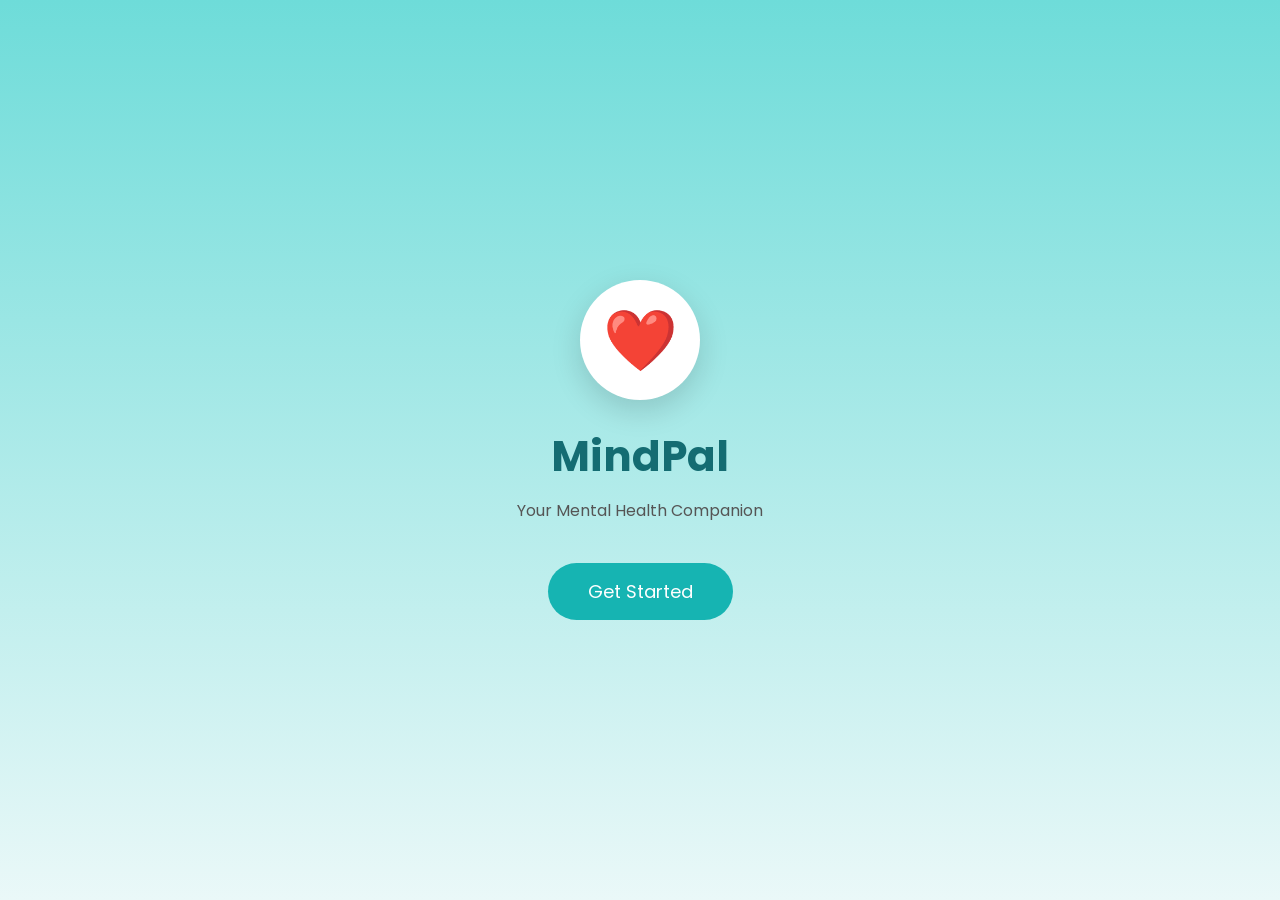
<file: index.html>
<!DOCTYPE html>
<html lang="en">
<head>
<meta charset="UTF-8">
<meta name="viewport" content="width=device-width, initial-scale=1.0">
<title>MindPal</title>
<link rel="preconnect" href="https://fonts.googleapis.com">
<link rel="preconnect" href="https://fonts.gstatic.com" crossorigin>
<link href="https://fonts.googleapis.com/css2?family=Poppins:wght@300;400;500;600;700&display=swap" rel="stylesheet">
<link rel="stylesheet" href="style.css">
</head>
<body>
<div id="splash">
    <div class="logo">❤️</div>
    <h1>MindPal</h1>
    <p>Your Mental Health Companion</p>
    <button id="startBtn">Get Started</button>
</div>
<script src="script.js"></script>
<script src="translations.js"></script>
<script src="script.js"></script>
<script src="language.js"></script>
<script src="home.js"></script>
<script src="mood.js"></script>
<script src="chat.js"></script>
<script src="appointment.js"></script>
<script src="emergency.js"></script>
</body>
</html>
</file>
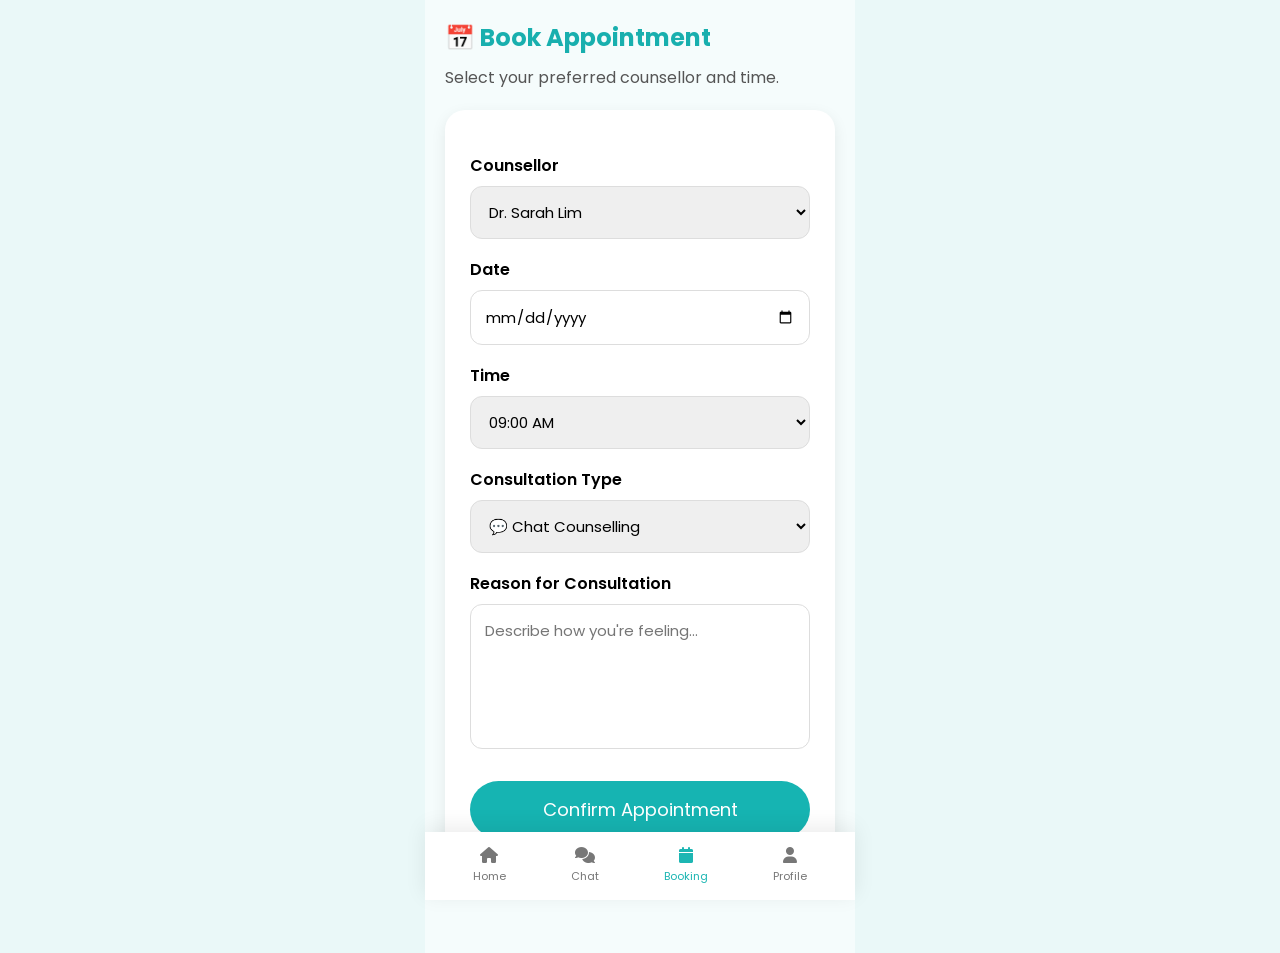
<file: appointment.html>
<!DOCTYPE html>
<html lang="en">
<head>
<meta charset="UTF-8">
<meta name="viewport" content="width=device-width, initial-scale=1.0">
<title>Book Appointment</title>
<link rel="preconnect" href="https://fonts.googleapis.com">
<link rel="preconnect" href="https://fonts.gstatic.com" crossorigin>
<link href="https://fonts.googleapis.com/css2?family=Poppins:wght@300;400;500;600&display=swap" rel="stylesheet">
<link rel="stylesheet" href="style.css">
<link rel="stylesheet" href="https://cdnjs.cloudflare.com/ajax/libs/font-awesome/6.5.2/css/all.min.css">
</head>
<body>
<div class="appointment-page">
    <div class="page-header">
        <h2>📅 Book Appointment</h2>
        <p>Select your preferred counsellor and time.</p>
    </div>

    <div class="card">
        <label>Counsellor</label>
        <select id="counsellor">
            <option>Dr. Sarah Lim</option>
            <option>Mr. Daniel Tan</option>
            <option>Ms. Aisyah Rahman</option>
            <option>Dr. Michael Lee</option>
        </select>

        <label>Date</label>
        <input type="date" id="date">

        <label>Time</label>
        <select id="time">
            <option>09:00 AM</option>
            <option>10:00 AM</option>
            <option>11:00 AM</option>
            <option>02:00 PM</option>
            <option>03:00 PM</option>
            <option>04:00 PM</option>
        </select>

        <label>Consultation Type</label>
        <select id="consultationType">
            <option>💬 Chat Counselling</option>
            <option>📹 Video Counselling</option>
            <option>📞 Voice Call</option>
        </select>

        <label>Reason for Consultation</label>
        <textarea id="reason" rows="5" placeholder="Describe how you're feeling..."></textarea>

        <button id="bookBtn">Confirm Appointment</button>
    </div>

    <div class="bottom-nav">
        <a href="home.html">
            <i class="fa-solid fa-house"></i>
            <small>Home</small>
        </a>
        <a href="chat.html">
            <i class="fa-solid fa-comments"></i>
            <small>Chat</small>
        </a>
        <a href="appointment.html" class="active">
            <i class="fa-solid fa-calendar"></i>
            <small>Booking</small>
        </a>
        <a href="profile.html">
            <i class="fa-solid fa-user"></i>
            <small>Profile</small>
        </a>
    </div>
</div>
<script src="translations.js"></script>
<script src="appointment.js"></script>
</body>
</html>
</file>
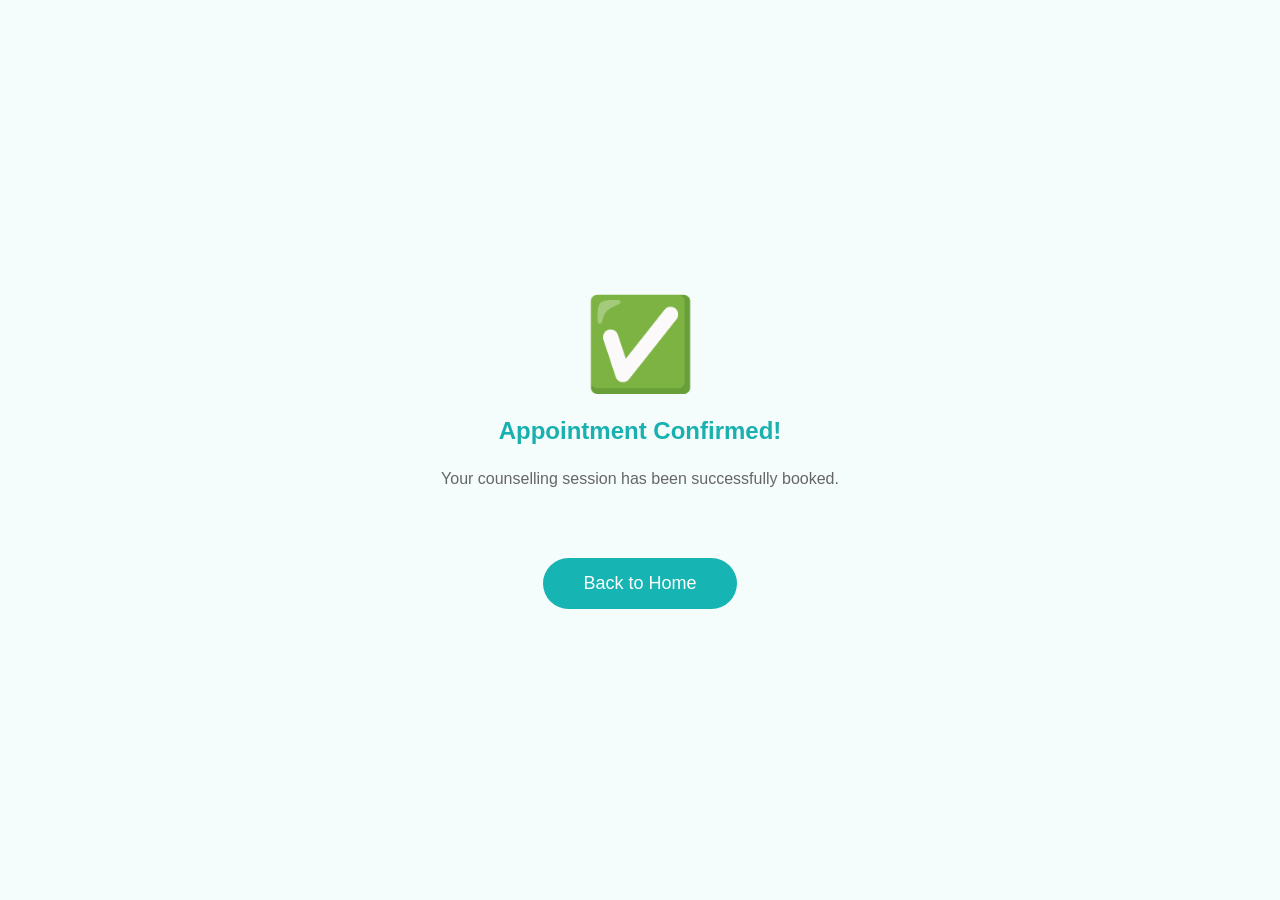
<file: confirmation.html>
<!DOCTYPE html>
<html lang="en">
<head>
<meta charset="UTF-8">
<meta name="viewport" content="width=device-width, initial-scale=1.0">
<link rel="stylesheet" href="style.css">
<title>Appointment Confirmed</title>
</head>
<body>
<div class="success-page">
    <div class="success-icon">✅</div>
    <h2>Appointment Confirmed!</h2>
    <p>Your counselling session has been successfully booked.</p>
    <button onclick="location.href='home.html'">Back to Home</button>
</div>
</body>
</html>
</file>
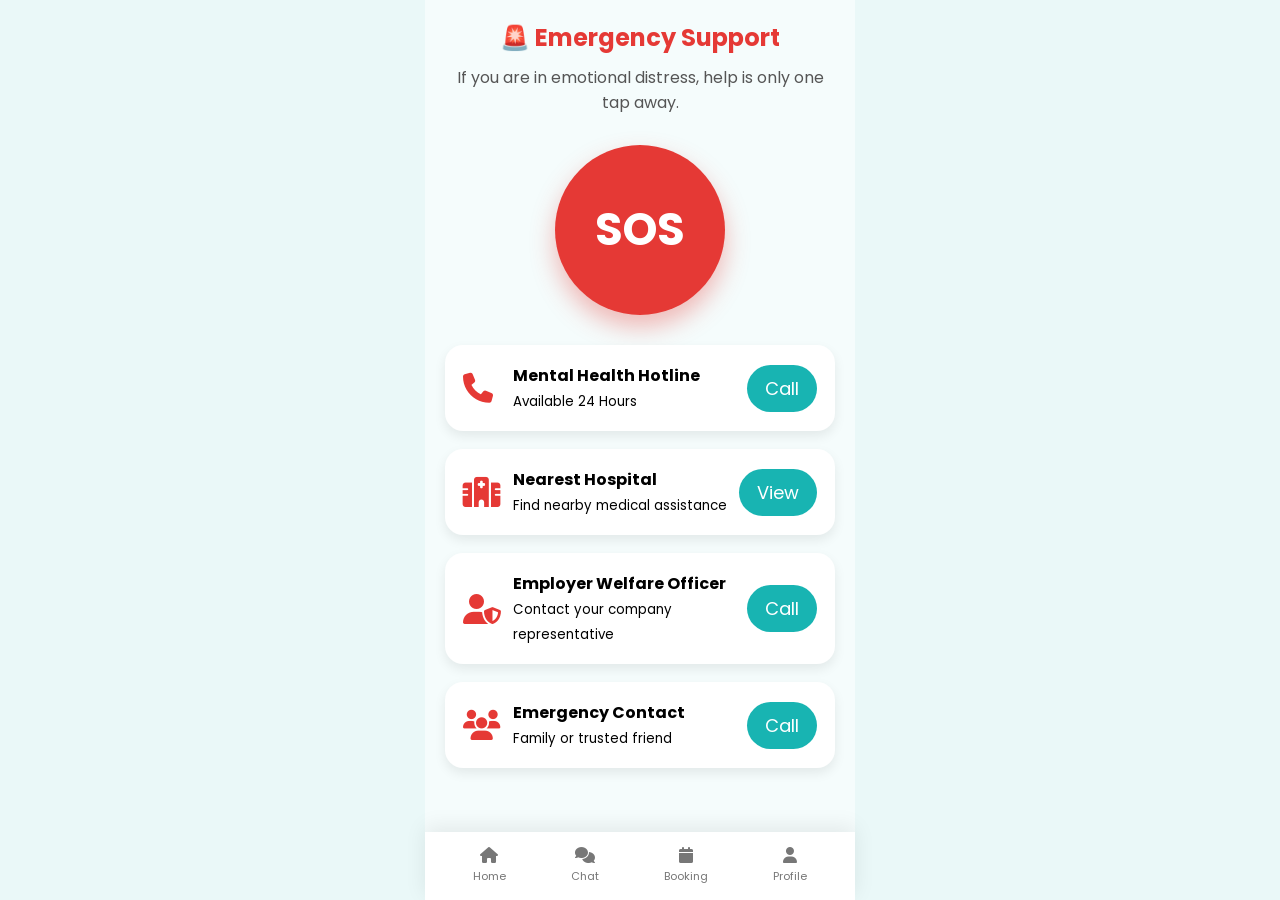
<file: emergency.html>
<!DOCTYPE html>
<html lang="en">
<head>
<meta charset="UTF-8">
<meta name="viewport" content="width=device-width, initial-scale=1.0">
<title>Emergency Support</title>
<link rel="preconnect" href="https://fonts.googleapis.com">
<link rel="preconnect" href="https://fonts.gstatic.com" crossorigin>
<link href="https://fonts.googleapis.com/css2?family=Poppins:wght@300;400;500;600&display=swap" rel="stylesheet">
<link rel="stylesheet" href="style.css">
<link rel="stylesheet" href="https://cdnjs.cloudflare.com/ajax/libs/font-awesome/6.5.2/css/all.min.css">
</head>
<body>
<div class="emergency-page">
    <div class="page-header">
        <h2>🚨 Emergency Support</h2>
        <p>If you are in emotional distress, help is only one tap away.</p>
    </div>

    <button id="sosBtn" class="sos-button">SOS</button>

    <div class="emergency-list">
        <div class="emergency-card">
            <i class="fa-solid fa-phone"></i>
            <div>
                <h4>Mental Health Hotline</h4>
                <small>Available 24 Hours</small>
            </div>
            <button class="call-btn">Call</button>
        </div>

        <div class="emergency-card">
            <i class="fa-solid fa-hospital"></i>
            <div>
                <h4>Nearest Hospital</h4>
                <small>Find nearby medical assistance</small>
            </div>
            <button class="call-btn">View</button>
        </div>

        <div class="emergency-card">
            <i class="fa-solid fa-user-shield"></i>
            <div>
                <h4>Employer Welfare Officer</h4>
                <small>Contact your company representative</small>
            </div>
            <button class="call-btn">Call</button>
        </div>

        <div class="emergency-card">
            <i class="fa-solid fa-users"></i>
            <div>
                <h4>Emergency Contact</h4>
                <small>Family or trusted friend</small>
            </div>
            <button class="call-btn">Call</button>
        </div>
    </div>

    <div class="bottom-nav">
        <a href="home.html">
            <i class="fa-solid fa-house"></i>
            <small>Home</small>
        </a>
        <a href="chat.html">
            <i class="fa-solid fa-comments"></i>
            <small>Chat</small>
        </a>
        <a href="appointment.html">
            <i class="fa-solid fa-calendar"></i>
            <small>Booking</small>
        </a>
        <a href="profile.html">
            <i class="fa-solid fa-user"></i>
            <small>Profile</small>
        </a>
    </div>
</div>
<script src="translations.js"></script>
<script src="emergency.js"></script>
</body>
</html>
</file>
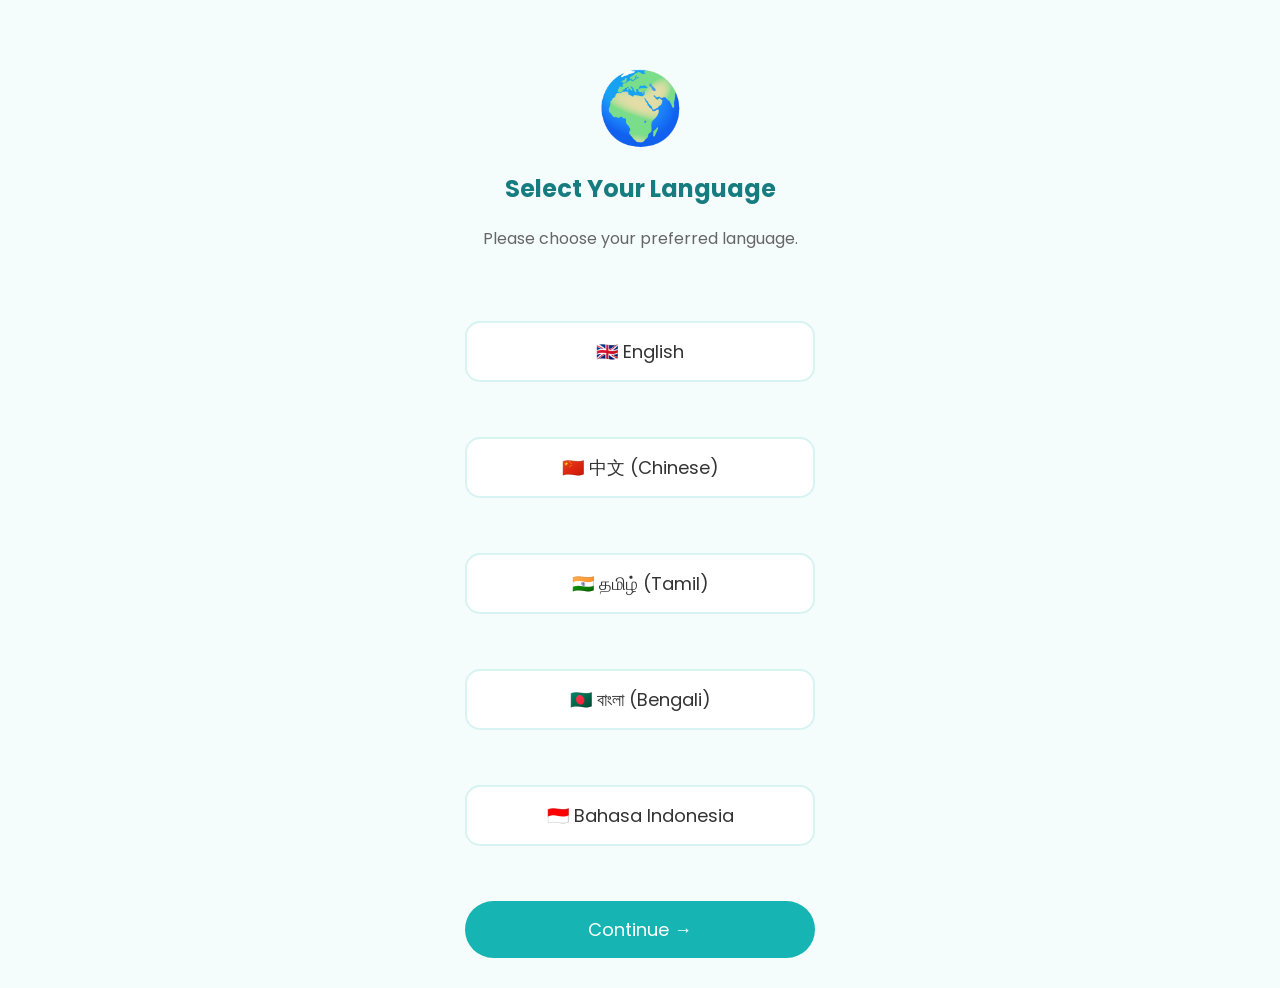
<file: language.html>
<!DOCTYPE html>
<html lang="en">
<head>
<meta charset="UTF-8">
<meta name="viewport" content="width=device-width, initial-scale=1.0">
<title>Select Language</title>
<link rel="preconnect" href="https://fonts.googleapis.com">
<link rel="preconnect" href="https://fonts.gstatic.com" crossorigin>
<link href="https://fonts.googleapis.com/css2?family=Poppins:wght@300;400;500;600&display=swap" rel="stylesheet">
<link rel="stylesheet" href="style.css">
</head>
<body>
<div class="language-page">
    <h1>🌍</h1>
    <h2>Select Your Language</h2>
    <p>Please choose your preferred language.</p>
    <div class="language-list">
        <button class="language-btn">🇬🇧 English</button>
        <button class="language-btn">🇨🇳 中文 (Chinese)</button>
        <button class="language-btn">🇮🇳 தமிழ் (Tamil)</button>
        <button class="language-btn">🇧🇩 বাংলা (Bengali)</button>
        <button class="language-btn">🇮🇩 Bahasa Indonesia</button>
    </div>
    <button id="continueBtn">Continue →</button>
</div>
<script src="translations.js"></script>
<script src="language.js"></script>
</body>
</html>
</file>
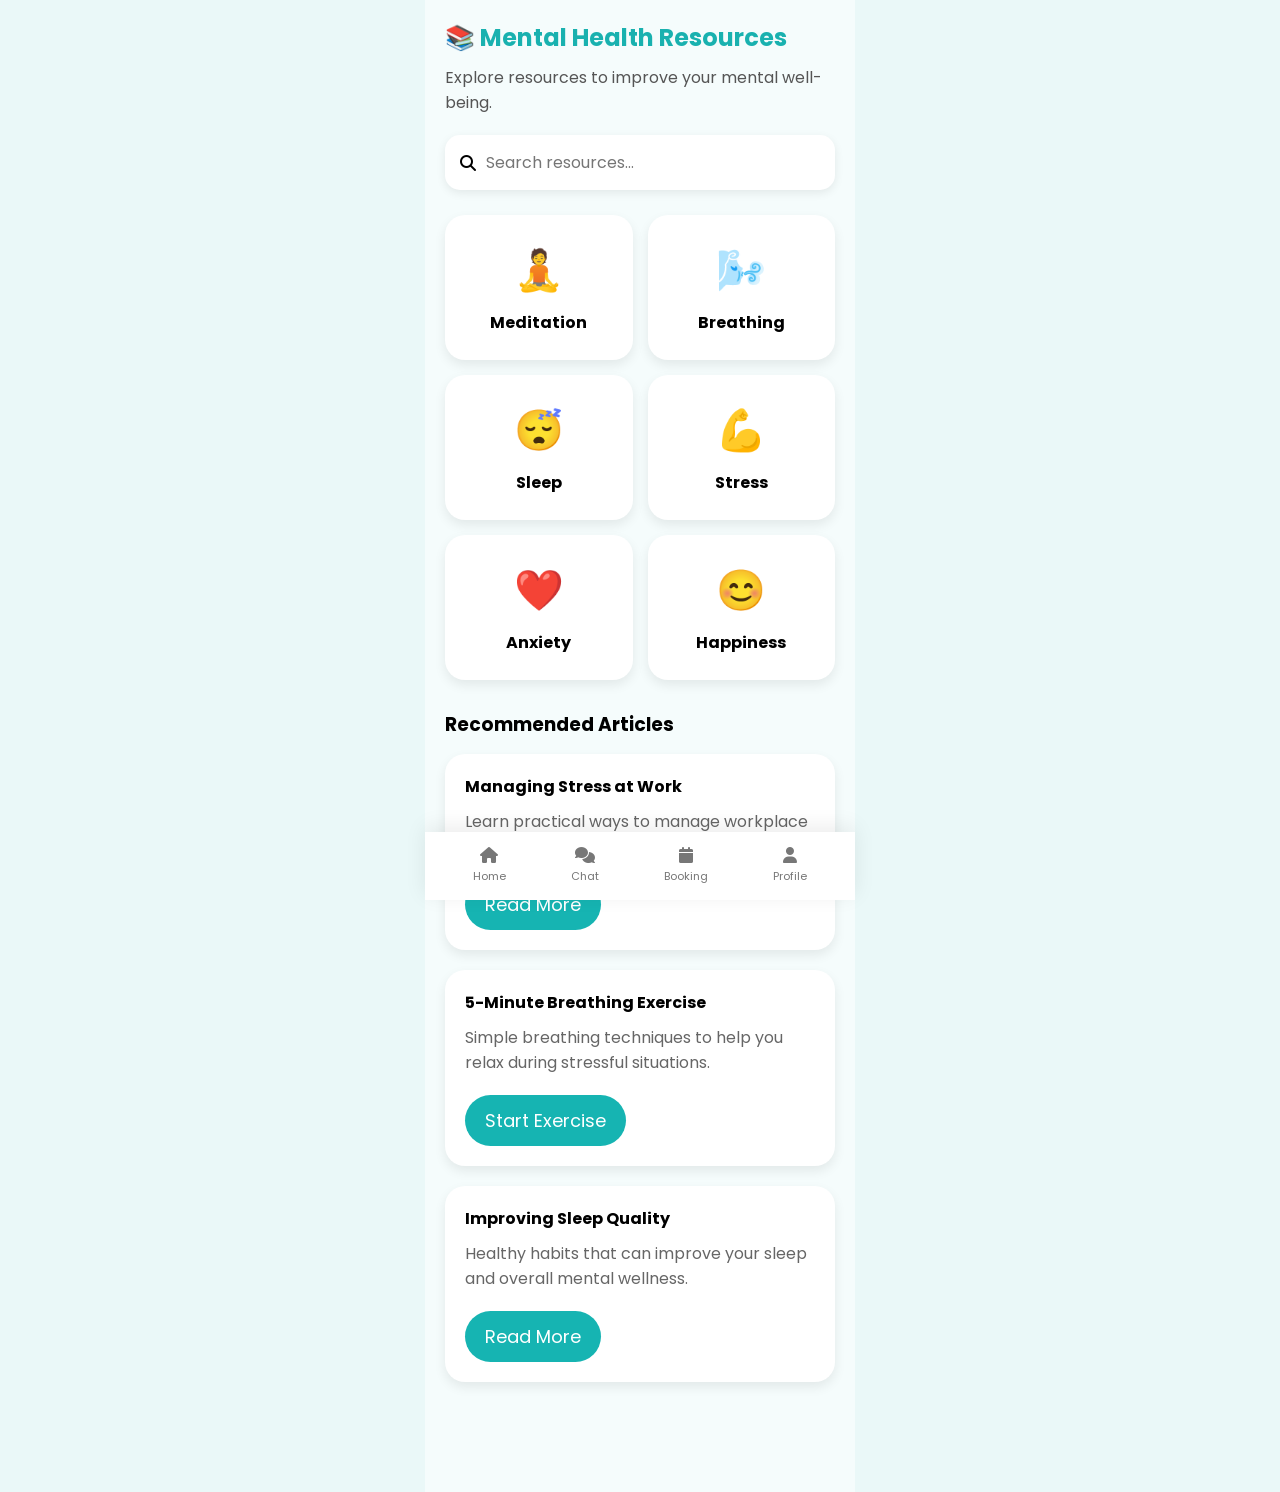
<file: resources.html>
<!DOCTYPE html>
<html lang="en">
<head>
<meta charset="UTF-8">
<meta name="viewport" content="width=device-width, initial-scale=1.0">
<title>Mental Health Resources</title>
<link rel="preconnect" href="https://fonts.googleapis.com">
<link rel="preconnect" href="https://fonts.gstatic.com" crossorigin>
<link href="https://fonts.googleapis.com/css2?family=Poppins:wght@300;400;500;600&display=swap" rel="stylesheet">
<link rel="stylesheet" href="style.css">
<link rel="stylesheet" href="https://cdnjs.cloudflare.com/ajax/libs/font-awesome/6.5.2/css/all.min.css">
</head>
<body>
<div class="resources-page">
    <div class="resource-header">
        <h2>📚 Mental Health Resources</h2>
        <p>Explore resources to improve your mental well-being.</p>
    </div>

    <div class="search-box">
        <i class="fa-solid fa-magnifying-glass"></i>
        <input type="text" placeholder="Search resources...">
    </div>

    <div class="category-grid">
        <div class="category-card">🧘<h4>Meditation</h4></div>
        <div class="category-card">🌬️<h4>Breathing</h4></div>
        <div class="category-card">😴<h4>Sleep</h4></div>
        <div class="category-card">💪<h4>Stress</h4></div>
        <div class="category-card">❤️<h4>Anxiety</h4></div>
        <div class="category-card">😊<h4>Happiness</h4></div>
    </div>

    <h3 class="section-title">Recommended Articles</h3>

    <div class="article-card">
        <h4>Managing Stress at Work</h4>
        <p>Learn practical ways to manage workplace stress and maintain emotional well-being.</p>
        <button>Read More</button>
    </div>

    <div class="article-card">
        <h4>5-Minute Breathing Exercise</h4>
        <p>Simple breathing techniques to help you relax during stressful situations.</p>
        <button>Start Exercise</button>
    </div>

    <div class="article-card">
        <h4>Improving Sleep Quality</h4>
        <p>Healthy habits that can improve your sleep and overall mental wellness.</p>
        <button>Read More</button>
    </div>

    <div class="bottom-nav">
        <a href="home.html">
            <i class="fa-solid fa-house"></i>
            <small>Home</small>
        </a>
        <a href="chat.html">
            <i class="fa-solid fa-comments"></i>
            <small>Chat</small>
        </a>
        <a href="appointment.html">
            <i class="fa-solid fa-calendar"></i>
            <small>Booking</small>
        </a>
        <a href="profile.html">
            <i class="fa-solid fa-user"></i>
            <small>Profile</small>
        </a>
    </div>
</div>
</body>
</html>
</file>
<file: style.css>
*{
    margin:0;
    padding:0;
    box-sizing:border-box;
    font-family:'Poppins',sans-serif;
}

body{
    background:#EAF8F8;
}

#splash{
    height:100vh;
    display:flex;
    flex-direction:column;
    justify-content:center;
    align-items:center;
    text-align:center;
    background:linear-gradient(180deg,#6EDCD9,#EAF8F8);
}

.logo{
    width:120px;
    height:120px;
    background:white;
    border-radius:50%;
    display:flex;
    justify-content:center;
    align-items:center;
    font-size:60px;
    box-shadow:0 10px 30px rgba(0,0,0,.15);
}

h1{
    margin-top:25px;
    color:#146C72;
    font-size:42px;
}

p{
    margin-top:10px;
    color:#555;
}

button{
    margin-top:40px;
    border:none;
    background:#16B4B2;
    color:white;
    padding:15px 40px;
    border-radius:40px;
    font-size:18px;
    cursor:pointer;
    transition:.3s;
}

button:hover{
    background:#118C89;
}

.language-page{
    min-height:100vh;
    display:flex;
    flex-direction:column;
    justify-content:center;
    align-items:center;
    background:#F5FCFC;
    padding:30px;
}

.language-page h1{
    font-size:70px;
    margin-bottom:10px;
}

.language-page h2{
    color:#167C80;
    margin-bottom:10px;
}

.language-page p{
    color:#666;
    margin-bottom:30px;
}

.language-list{
    width:100%;
    max-width:350px;
}

.language-btn{
    width:100%;
    background:white;
    color:#333;
    margin-bottom:15px;
    padding:15px;
    border-radius:15px;
    border:2px solid #D7F3F2;
    font-size:18px;
    cursor:pointer;
    transition:.3s;
}

.language-btn:hover{
    background:#16B4B2;
    color:white;
}

.language-btn.selected{
    background:#16B4B2;
    color:white;
}

#continueBtn{
    width:100%;
    max-width:350px;
}

.container{
    max-width:430px;
    margin:auto;
    background:#F5FCFC;
    min-height:100vh;
    padding:20px;
    padding-bottom:90px;
}

.header{
    display:flex;
    justify-content:space-between;
    align-items:center;
}

.header img{
    width:60px;
    border-radius:50%;
}

.quote-card{
    background:#1DB6B3;
    color:white;
    padding:20px;
    border-radius:20px;
    margin-top:20px;
}

.quote-card h3{
    margin-bottom:10px;
}

.mood-card{
    background:white;
    border-radius:20px;
    margin-top:20px;
    padding:20px;
    box-shadow:0 5px 15px rgba(0,0,0,.08);
}

.mood-icons{
    display:flex;
    justify-content:space-around;
    margin-top:20px;
}

.mood-icons span{
    font-size:35px;
    cursor:pointer;
}

.section-title{
    margin-top:30px;
    margin-bottom:15px;
}

.services{
    display:grid;
    grid-template-columns:repeat(3, 1fr);
    gap:15px;
    margin-bottom:20px;
}

.service{
    display:flex;
    flex-direction:column;
    justify-content:center;
    align-items:center;
    text-decoration:none;
    background:white;
    padding:25px;
    border-radius:20px;
    color:#333;
    box-shadow:0 5px 12px rgba(0,0,0,.08);
    transition:.3s;
}

.service:hover{
    transform:translateY(-5px);
    background:#19B1AF;
    color:white;
}

.service i{
    font-size:32px;
    margin-bottom:10px;
    color:#18B4B2;
}

.service:hover i{
    color:white;
}

.service p{
    margin:0;
    font-size:12px;
    text-align:center;
}

.bottom-nav{
    position:fixed;
    bottom:0;
    left:50%;
    transform:translateX(-50%);
    width:430px;
    background:white;
    display:flex;
    justify-content:space-around;
    padding:15px;
    box-shadow:0 -5px 20px rgba(0,0,0,.08);
    z-index:100;
}

.bottom-nav a{
    text-decoration:none;
    color:#777;
    display:flex;
    flex-direction:column;
    align-items:center;
    gap:5px;
}

.bottom-nav a:hover{
    color:#19B1AF;
}

.bottom-nav a.active{
    color:#1DB6B3;
}

.bottom-nav small{
    font-size:11px;
}

.appointment-card{
    display:flex;
    justify-content:space-between;
    align-items:center;
    background:linear-gradient(135deg,#20C6C3,#0AA6A2);
    padding:20px;
    border-radius:20px;
    color:white;
    margin-top:20px;
}

.join-btn{
    background:white;
    color:#0AA6A2;
    padding:10px 18px;
    border:none;
    border-radius:30px;
    font-weight:bold;
    cursor:pointer;
    margin:0;
}

.wellness-grid{
    display:grid;
    grid-template-columns:1fr 1fr;
    gap:15px;
    margin-top:15px;
}

.wellness-card{
    background:white;
    padding:20px;
    border-radius:20px;
    text-align:center;
    box-shadow:0 5px 12px rgba(0,0,0,.08);
}

.wellness-card i{
    font-size:32px;
    color:#20C6C3;
    margin-bottom:10px;
}

.counsellor-list{
    margin-top:15px;
    margin-bottom:90px;
}

.doctor-card{
    display:flex;
    align-items:center;
    background:white;
    padding:15px;
    border-radius:18px;
    margin-bottom:15px;
    box-shadow:0 5px 12px rgba(0,0,0,.08);
}

.doctor-card img{
    width:65px;
    height:65px;
    border-radius:50%;
    margin-right:15px;
}

.doctor-card h4{
    margin-bottom:5px;
}

.doctor-card p{
    font-size:14px;
    color:#777;
    margin-bottom:5px;
}

.chat-container{
    max-width:430px;
    margin:auto;
    background:#F5FCFC;
    height:100vh;
    display:flex;
    flex-direction:column;
}

.chat-header{
    display:flex;
    align-items:center;
    justify-content:space-between;
    padding:15px;
    background:#20C6C3;
    color:white;
}

.chat-header a{
    color:white;
    text-decoration:none;
    cursor:pointer;
}

.chat-header img{
    width:45px;
    height:45px;
    border-radius:50%;
    margin:0 10px;
}

.chat-body{
    flex:1;
    padding:20px;
    overflow-y:auto;
}

.receive{
    background:white;
    padding:12px;
    border-radius:15px;
    margin-bottom:15px;
    max-width:75%;
    box-shadow:0 3px 8px rgba(0,0,0,.08);
}

.send{
    background:#20C6C3;
    color:white;
    padding:12px;
    border-radius:15px;
    margin-bottom:15px;
    margin-left:auto;
    max-width:75%;
}

.chat-input{
    display:flex;
    padding:15px;
    background:white;
    gap:10px;
}

.chat-input input{
    flex:1;
    padding:14px;
    border-radius:30px;
    border:1px solid #ddd;
    outline:none;
}

.chat-input button{
    border:none;
    background:#20C6C3;
    width:55px;
    height:55px;
    border-radius:50%;
    color:white;
    font-size:20px;
    cursor:pointer;
    margin:0;
    padding:0;
}

.video-page{
    max-width:430px;
    margin:auto;
    height:100vh;
    background:#101820;
    position:relative;
    overflow:hidden;
}

.video-screen{
    width:100%;
    height:100%;
    position:relative;
}

.video-screen img{
    width:100%;
    height:100%;
    object-fit:cover;
}

.video-name{
    position:absolute;
    bottom:140px;
    left:20px;
    color:white;
    font-size:22px;
    font-weight:600;
    background:rgba(0,0,0,.35);
    padding:12px 18px;
    border-radius:15px;
}

.user-video{
    position:absolute;
    top:25px;
    right:20px;
    width:110px;
    height:160px;
    background:#444;
    border-radius:20px;
    display:flex;
    flex-direction:column;
    justify-content:center;
    align-items:center;
    color:white;
}

.user-video i{
    font-size:45px;
    margin-bottom:10px;
}

.call-time{
    position:absolute;
    top:30px;
    left:20px;
    background:rgba(255,255,255,.2);
    padding:8px 15px;
    border-radius:20px;
    color:white;
}

.video-controls{
    position:absolute;
    bottom:30px;
    width:100%;
    display:flex;
    justify-content:center;
    gap:18px;
}

.control{
    width:65px;
    height:65px;
    border:none;
    border-radius:50%;
    background:white;
    font-size:24px;
    cursor:pointer;
    margin:0;
    padding:0;
}

.end-call{
    width:70px;
    height:70px;
    border:none;
    border-radius:50%;
    background:#E53935;
    color:white;
    font-size:28px;
    cursor:pointer;
    margin:0;
    padding:0;
}

.control.active{
    background:#20C6C3;
    color:white;
}

.appointment-page{
    max-width:430px;
    margin:auto;
    padding:20px;
    background:#F5FCFC;
    min-height:100vh;
    padding-bottom:90px;
}

.page-header{
    margin-bottom:20px;
}

.page-header h2{
    color:#18AFAE;
}

.card{
    background:white;
    padding:25px;
    border-radius:20px;
    box-shadow:0 5px 15px rgba(0,0,0,.08);
}

.card label{
    display:block;
    margin-top:18px;
    margin-bottom:8px;
    font-weight:600;
}

.card input,
.card select,
.card textarea{
    width:100%;
    padding:14px;
    border:1px solid #ddd;
    border-radius:12px;
    font-size:15px;
    outline:none;
}

.card textarea{
    resize:none;
}

.card button{
    margin-top:25px;
    width:100%;
}

.success-page{
    height:100vh;
    display:flex;
    flex-direction:column;
    justify-content:center;
    align-items:center;
    text-align:center;
    background:#F5FCFC;
    padding:30px;
}

.success-icon{
    font-size:90px;
    margin-bottom:20px;
}

.success-page h2{
    color:#19B1AF;
    margin-bottom:15px;
}

.success-page p{
    margin-bottom:30px;
    color:#666;
}

.resources-page{
    max-width:430px;
    margin:auto;
    padding:20px;
    background:#F5FCFC;
    min-height:100vh;
    padding-bottom:90px;
}

.resource-header{
    margin-bottom:20px;
}

.resource-header h2{
    color:#19B1AF;
}

.search-box{
    display:flex;
    align-items:center;
    background:white;
    padding:15px;
    border-radius:15px;
    box-shadow:0 3px 10px rgba(0,0,0,.08);
    margin-bottom:25px;
}

.search-box input{
    border:none;
    outline:none;
    margin-left:10px;
    width:100%;
    font-size:16px;
}

.category-grid{
    display:grid;
    grid-template-columns:repeat(2,1fr);
    gap:15px;
    margin-bottom:30px;
}

.category-card{
    background:white;
    padding:25px;
    text-align:center;
    border-radius:20px;
    box-shadow:0 5px 12px rgba(0,0,0,.08);
    cursor:pointer;
    transition:.3s;
    font-size:40px;
}

.category-card:hover{
    transform:translateY(-5px);
    background:#19B1AF;
    color:white;
}

.category-card h4{
    font-size:16px;
    margin-top:10px;
}

.article-card{
    background:white;
    padding:20px;
    border-radius:20px;
    margin-bottom:20px;
    box-shadow:0 5px 12px rgba(0,0,0,.08);
}

.article-card h4{
    margin-bottom:10px;
}

.article-card p{
    margin-bottom:20px;
    color:#666;
}

.article-card button{
    margin-top:0;
    padding:12px 20px;
}

.mood-page{
    max-width:430px;
    margin:auto;
    padding:20px;
    background:#F5FCFC;
    min-height:100vh;
    padding-bottom:90px;
}

.mood-selector{
    display:flex;
    justify-content:space-between;
    margin:25px 0;
    gap:10px;
}

.mood-btn{
    background:white;
    padding:15px;
    border-radius:20px;
    flex:1;
    text-align:center;
    cursor:pointer;
    font-size:28px;
    box-shadow:0 5px 10px rgba(0,0,0,.08);
    transition:.3s;
    border:none;
}

.mood-btn:hover{
    transform:translateY(-5px);
}

.mood-btn.selectedMood{
    background:#18B4B2;
    color:white;
}

#saveMood{
    margin-top:15px;
}

.recommendation{
    background:white;
    padding:20px;
    border-radius:20px;
    margin-top:20px;
    box-shadow:0 5px 12px rgba(0,0,0,.08);
}

.chart-card{
    background:white;
    padding:20px;
    margin-top:20px;
    margin-bottom:20px;
    border-radius:20px;
    box-shadow:0 5px 12px rgba(0,0,0,.08);
}

.emergency-page{
    max-width:430px;
    margin:auto;
    min-height:100vh;
    padding:20px;
    background:#F5FCFC;
    padding-bottom:90px;
}

.emergency-page h2{
    text-align:center;
    color:#E53935;
    margin-bottom:10px;
}

.emergency-page p{
    text-align:center;
    margin-bottom:30px;
}

.sos-button{
    width:170px;
    height:170px;
    border-radius:50%;
    border:none;
    background:#E53935;
    color:white;
    font-size:45px;
    font-weight:bold;
    display:block;
    margin:25px auto;
    cursor:pointer;
    box-shadow:0 12px 25px rgba(229,57,53,.35);
    transition:.3s;
    padding:0;
}

.sos-button:hover{
    transform:scale(1.05);
}

.emergency-list{
    margin-top:30px;
}

.emergency-card{
    display:flex;
    align-items:center;
    background:white;
    padding:18px;
    border-radius:18px;
    margin-bottom:18px;
    box-shadow:0 5px 12px rgba(0,0,0,.08);
}

.emergency-card i{
    font-size:30px;
    color:#E53935;
    width:50px;
}

.emergency-card div{
    flex:1;
}

.call-btn{
    padding:10px 18px;
    border:none;
    border-radius:30px;
    background:#18B4B2;
    color:white;
    cursor:pointer;
    margin:0;
}

.profile-page{
    max-width:430px;
    margin:auto;
    padding:20px;
    background:#F5FCFC;
    min-height:100vh;
    padding-bottom:90px;
}

.profile-header{
    text-align:center;
    margin-bottom:30px;
}

.profile-header img{
    width:120px;
    height:120px;
    border-radius:50%;
    border:5px solid white;
    box-shadow:0 5px 15px rgba(0,0,0,.15);
}

.profile-header h2{
    margin-top:15px;
}

.profile-header p{
    color:#777;
}

.profile-card{
    background:white;
    border-radius:20px;
    padding:20px;
    box-shadow:0 5px 15px rgba(0,0,0,.08);
    margin-bottom:30px;
}

.profile-item{
    display:flex;
    justify-content:space-between;
    padding:15px 0;
    border-bottom:1px solid #eee;
}

.profile-item:last-child{
    border:none;
}

.settings{
    margin-top:20px;
}

.setting{
    display:flex;
    align-items:center;
    justify-content:space-between;
    background:white;
    padding:18px;
    border-radius:18px;
    margin-bottom:15px;
    box-shadow:0 5px 12px rgba(0,0,0,.08);
}

.setting span{
    flex:1;
    margin-left:15px;
}

.logout{
    width:100%;
    background:#E53935;
    margin-top:25px;
}

.switch{
    position:relative;
    display:inline-block;
    width:55px;
    height:30px;
}

.switch input{
    display:none;
}

.slider{
    position:absolute;
    cursor:pointer;
    top:0;
    left:0;
    right:0;
    bottom:0;
    background:#ccc;
    transition:.4s;
    border-radius:30px;
}

.slider:before{
    position:absolute;
    content:"";
    height:22px;
    width:22px;
    left:4px;
    bottom:4px;
    background:white;
    transition:.4s;
    border-radius:50%;
}

input:checked + .slider{
    background:#18B4B2;
}

input:checked + .slider:before{
    transform:translateX(24px);
}

@media(max-width:480px){
    .bottom-nav{
        width:100vw;
        left:0;
        transform:none;
    }

    .services{
        grid-template-columns:repeat(2, 1fr);
    }
}
</file>
